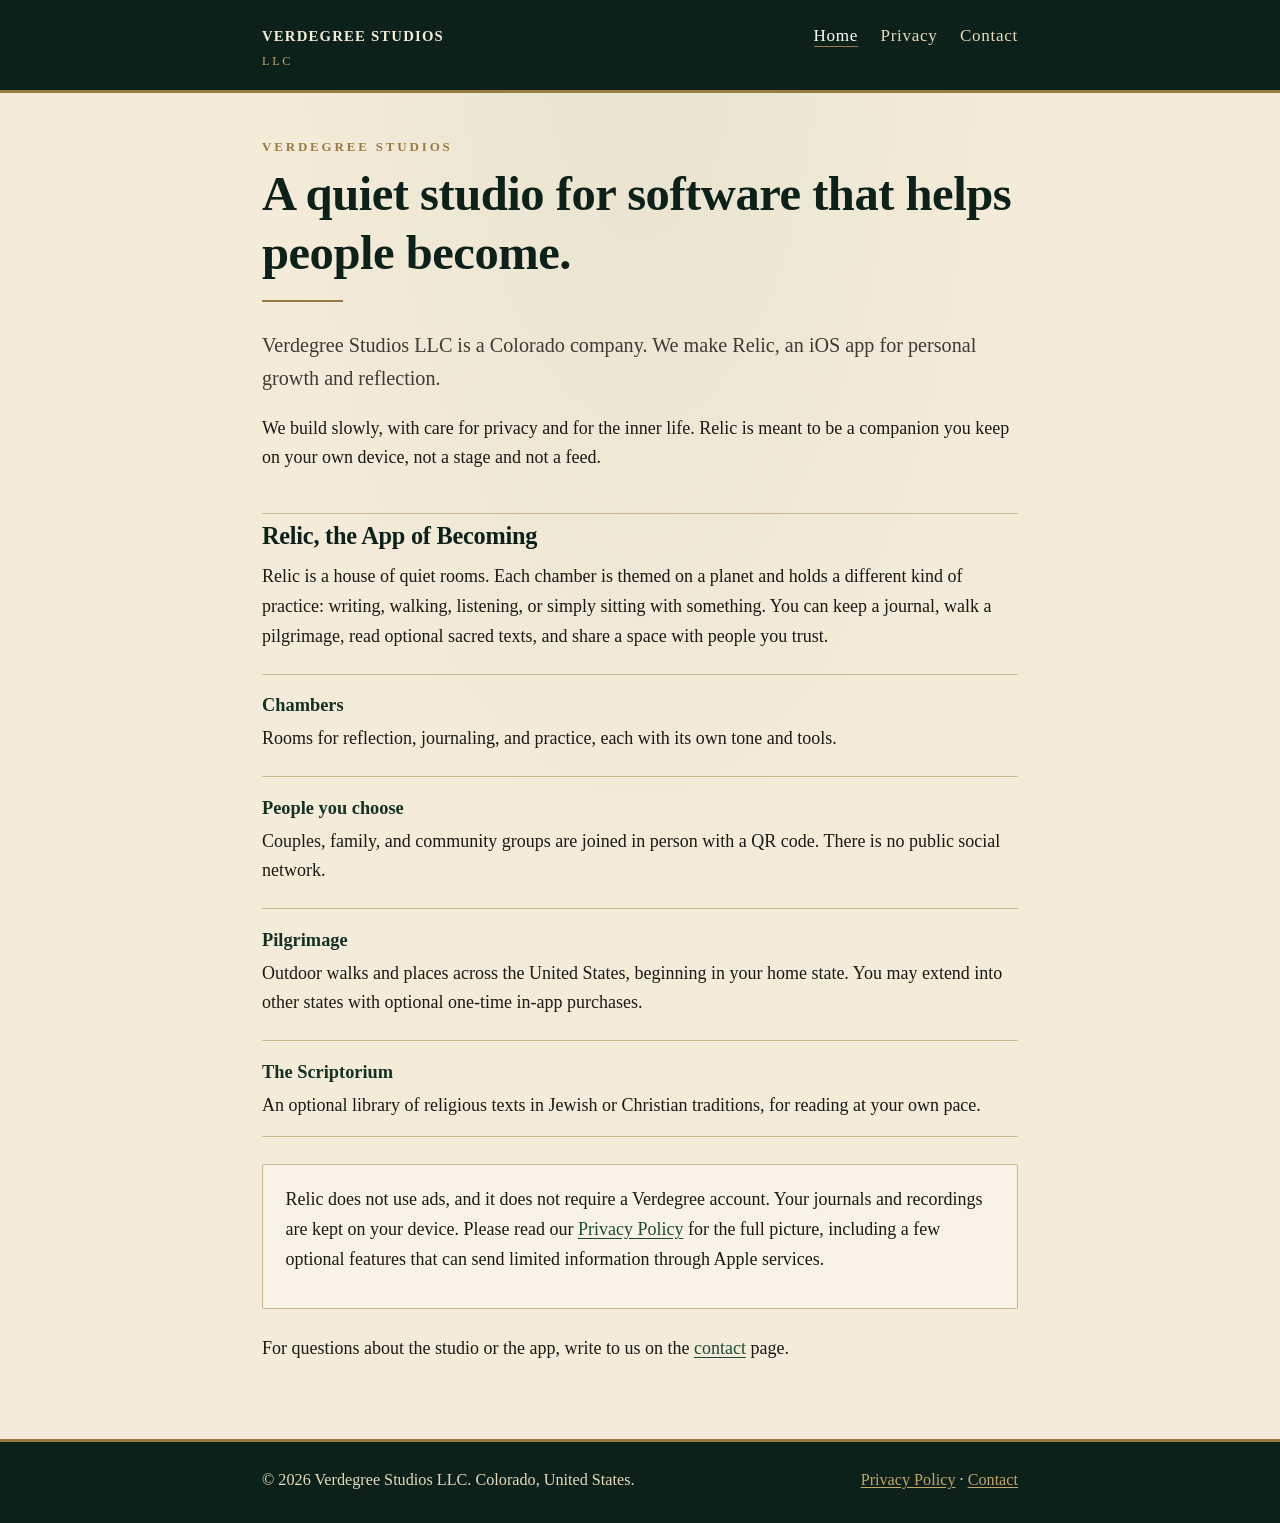
<file: index.html>
<!DOCTYPE html>
<html lang="en">
  <head>
    <meta charset="utf-8">
    <meta name="viewport" content="width=device-width, initial-scale=1">
    <meta name="description" content="Verdegree Studios LLC is a Colorado company and the maker of Relic, the App of Becoming.">
    <meta name="theme-color" content="#0c2119">
    <title>Verdegree Studios</title>
    <link rel="stylesheet" href="styles.css">
  </head>
  <body>
    <a class="skip" href="#content">Skip to content</a>
    <header class="site-header">
      <div class="header-inner">
        <a class="wordmark" href="index.html">Verdegree Studios<span>LLC</span></a>
        <nav aria-label="Primary">
          <ul>
            <li><a href="index.html" aria-current="page">Home</a></li>
            <li><a href="privacy.html">Privacy</a></li>
            <li><a href="contact.html">Contact</a></li>
          </ul>
        </nav>
      </div>
    </header>

    <main id="content" class="wrap">
      <p class="kicker">Verdegree Studios</p>
      <h1>A quiet studio for software that helps people become.</h1>
      <hr class="rule">
      <p class="lead">Verdegree Studios LLC is a Colorado company. We make Relic, an iOS app for personal growth and reflection.</p>
      <p>We build slowly, with care for privacy and for the inner life. Relic is meant to be a companion you keep on your own device, not a stage and not a feed.</p>

      <h2>Relic, the App of Becoming</h2>
      <p>Relic is a house of quiet rooms. Each chamber is themed on a planet and holds a different kind of practice: writing, walking, listening, or simply sitting with something. You can keep a journal, walk a pilgrimage, read optional sacred texts, and share a space with people you trust.</p>

      <ul class="features">
        <li>
          <strong>Chambers</strong>
          Rooms for reflection, journaling, and practice, each with its own tone and tools.
        </li>
        <li>
          <strong>People you choose</strong>
          Couples, family, and community groups are joined in person with a QR code. There is no public social network.
        </li>
        <li>
          <strong>Pilgrimage</strong>
          Outdoor walks and places across the United States, beginning in your home state. You may extend into other states with optional one-time in-app purchases.
        </li>
        <li>
          <strong>The Scriptorium</strong>
          An optional library of religious texts in Jewish or Christian traditions, for reading at your own pace.
        </li>
      </ul>

      <div class="panel">
        <p>Relic does not use ads, and it does not require a Verdegree account. Your journals and recordings are kept on your device. Please read our <a href="privacy.html">Privacy Policy</a> for the full picture, including a few optional features that can send limited information through Apple services.</p>
      </div>

      <p>For questions about the studio or the app, write to us on the <a href="contact.html">contact</a> page.</p>

    </main>
    <footer class="site-footer">
      <div class="footer-inner">
        <p>&copy; 2026 Verdegree Studios LLC. Colorado, United States.</p>
        <p><a href="privacy.html">Privacy Policy</a> · <a href="contact.html">Contact</a></p>
      </div>
    </footer>

  </body>
</html>
</file>
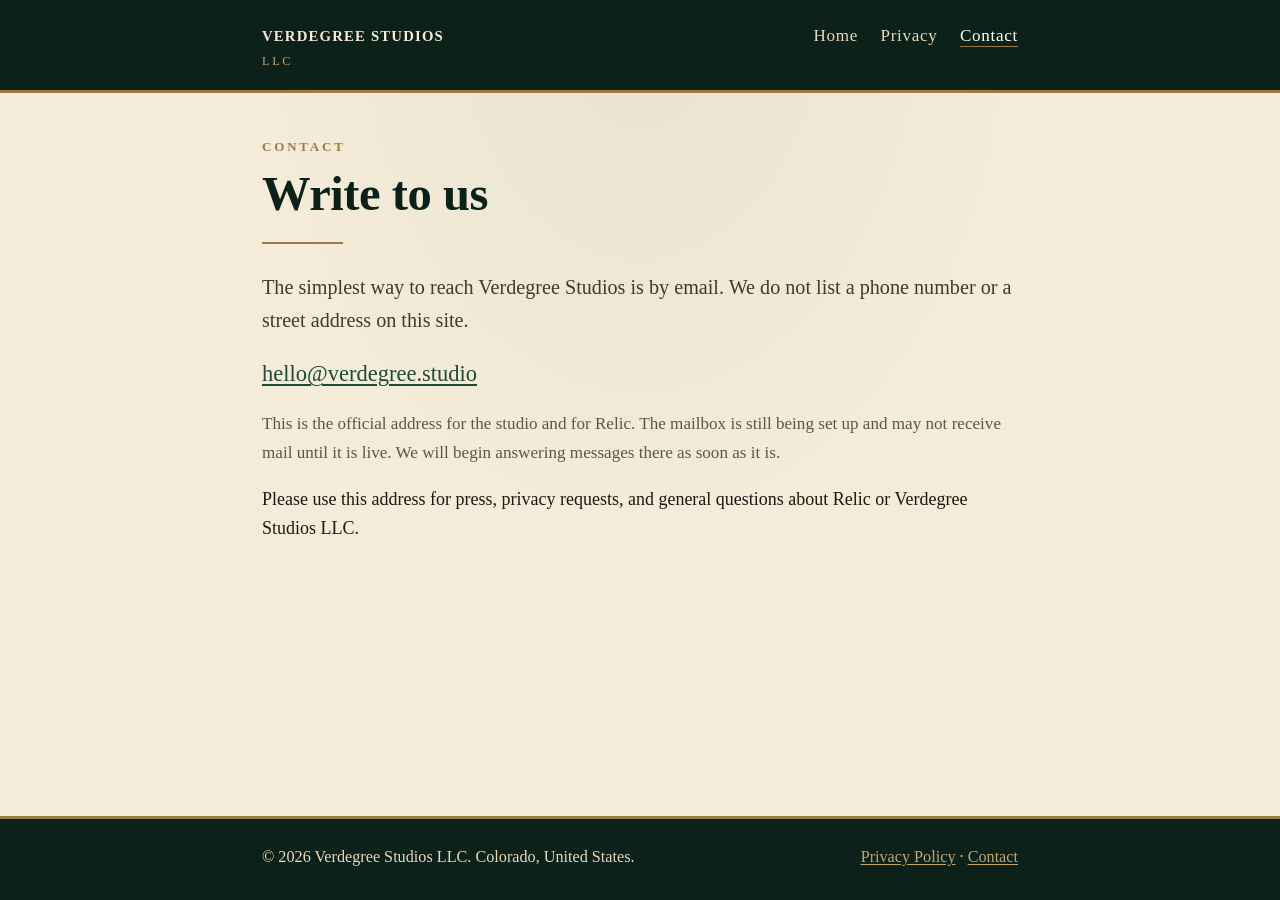
<file: contact.html>
<!DOCTYPE html>
<html lang="en">
  <head>
    <meta charset="utf-8">
    <meta name="viewport" content="width=device-width, initial-scale=1">
    <meta name="description" content="Contact Verdegree Studios LLC by email at hello@verdegree.studio.">
    <meta name="theme-color" content="#0c2119">
    <title>Contact — Verdegree Studios</title>
    <link rel="stylesheet" href="styles.css">
  </head>
  <body>
    <a class="skip" href="#content">Skip to content</a>
    <header class="site-header">
      <div class="header-inner">
        <a class="wordmark" href="index.html">Verdegree Studios<span>LLC</span></a>
        <nav aria-label="Primary">
          <ul>
            <li><a href="index.html">Home</a></li>
            <li><a href="privacy.html">Privacy</a></li>
            <li><a href="contact.html" aria-current="page">Contact</a></li>
          </ul>
        </nav>
      </div>
    </header>

    <main id="content" class="wrap">
      <p class="kicker">Contact</p>
      <h1>Write to us</h1>
      <hr class="rule">
      <p class="lead">The simplest way to reach Verdegree Studios is by email. We do not list a phone number or a street address on this site.</p>
      <p class="email"><a href="mailto:hello@verdegree.studio">hello@verdegree.studio</a></p>
      <p class="note">This is the official address for the studio and for Relic. The mailbox is still being set up and may not receive mail until it is live. We will begin answering messages there as soon as it is.</p>
      <p>Please use this address for press, privacy requests, and general questions about Relic or Verdegree Studios LLC.</p>

    </main>
    <footer class="site-footer">
      <div class="footer-inner">
        <p>&copy; 2026 Verdegree Studios LLC. Colorado, United States.</p>
        <p><a href="privacy.html">Privacy Policy</a> · <a href="contact.html">Contact</a></p>
      </div>
    </footer>

  </body>
</html>
</file>
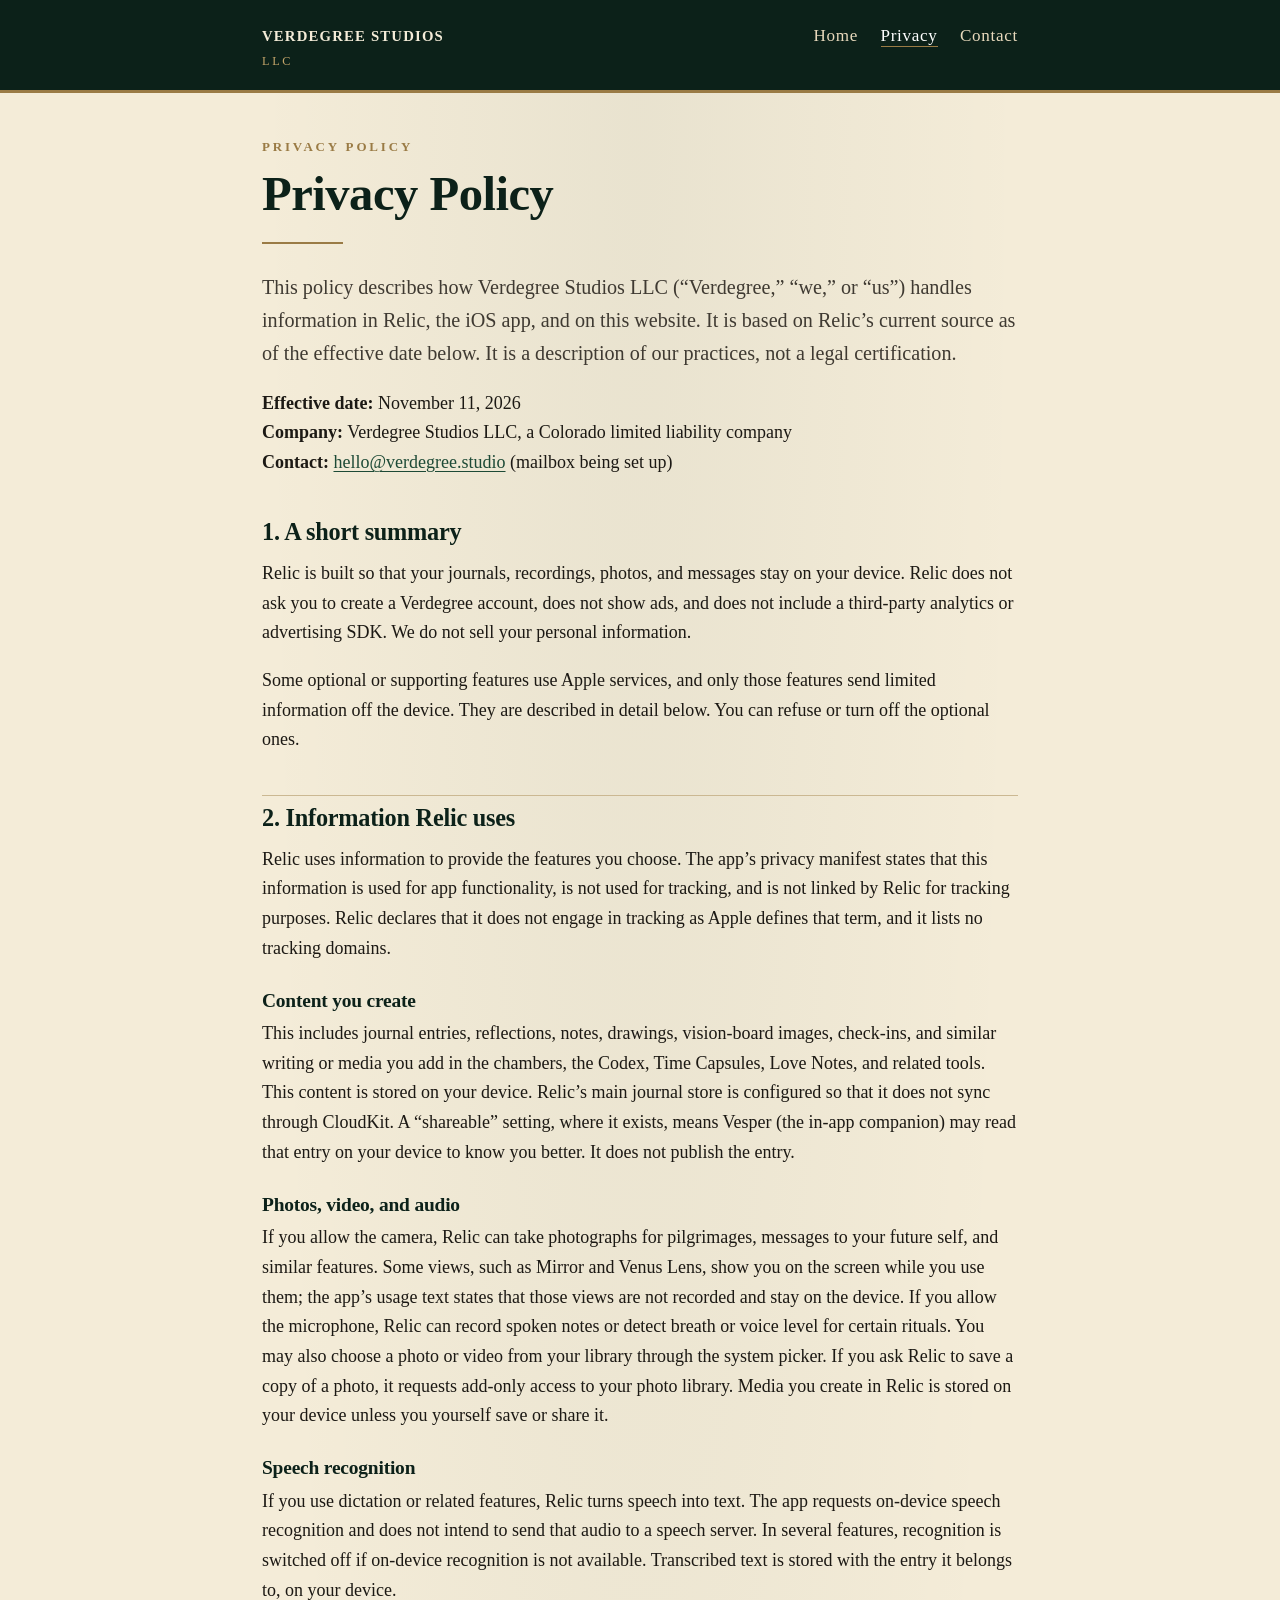
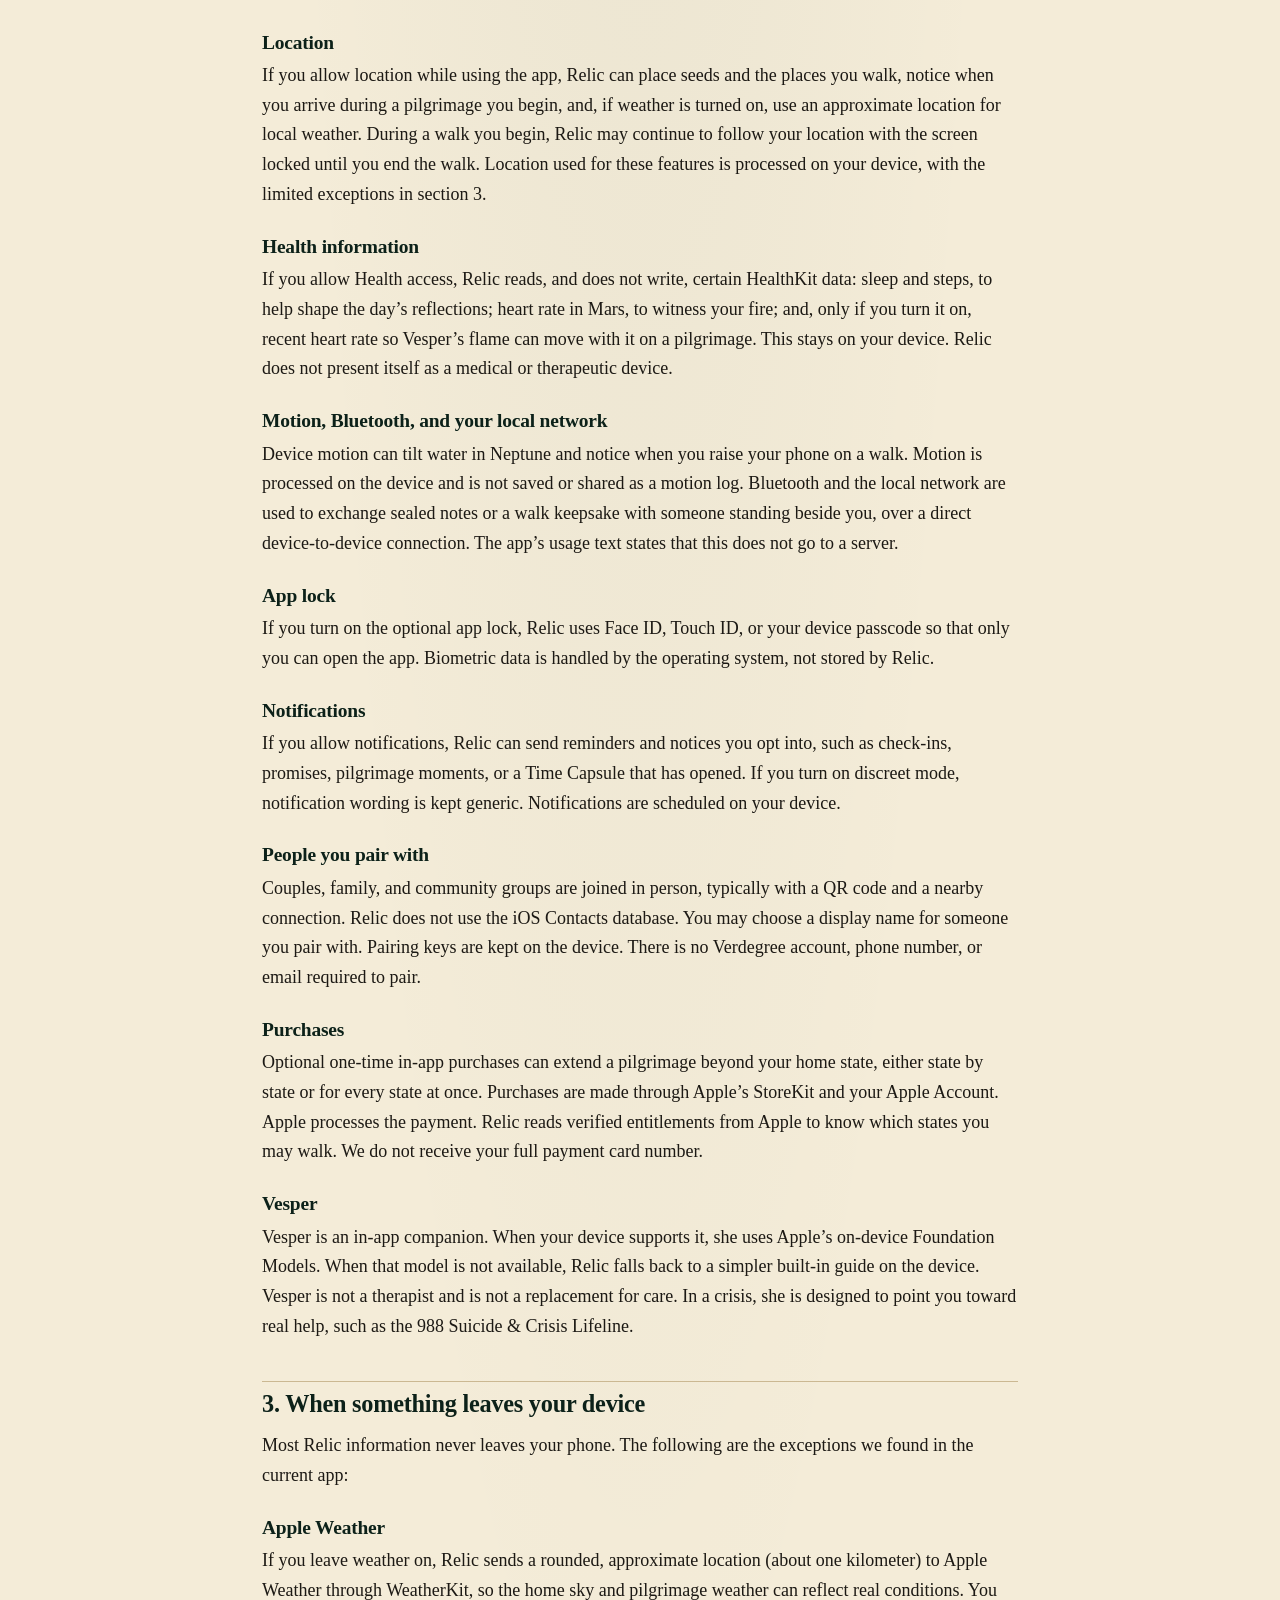
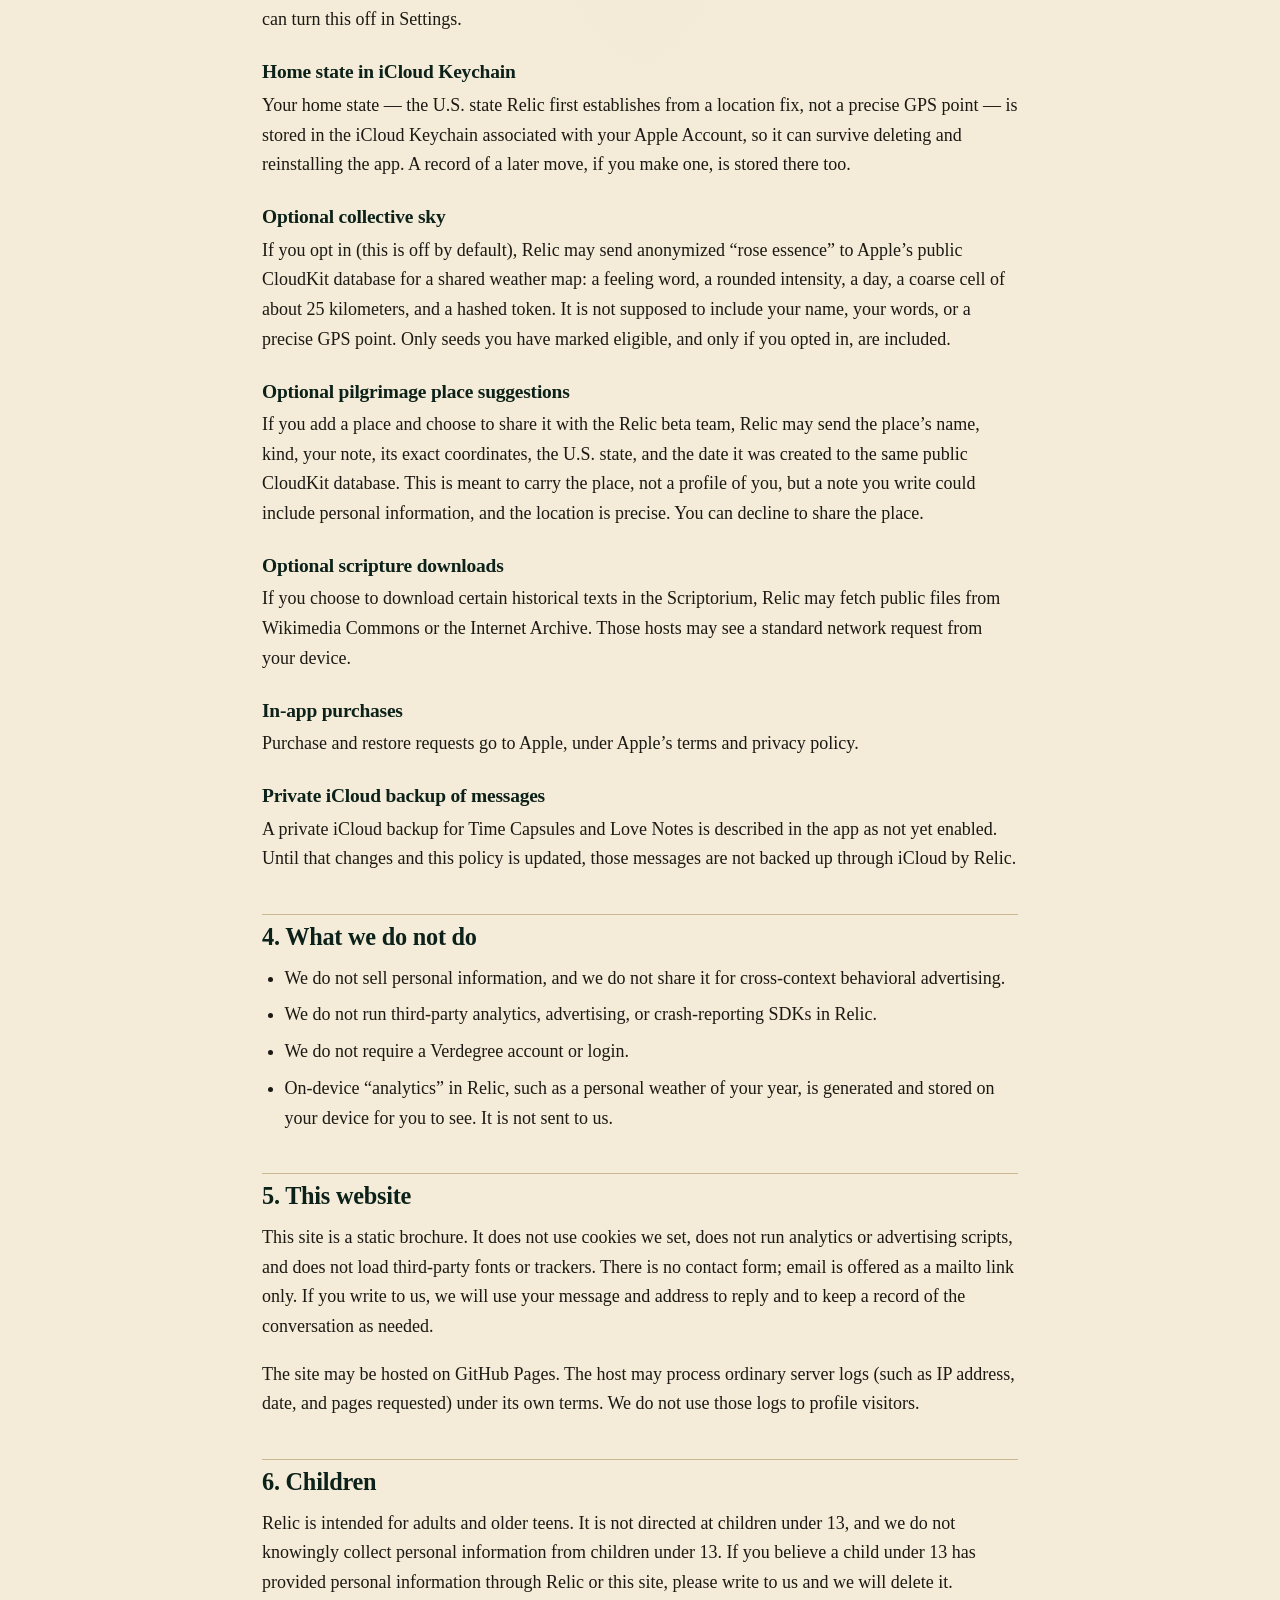
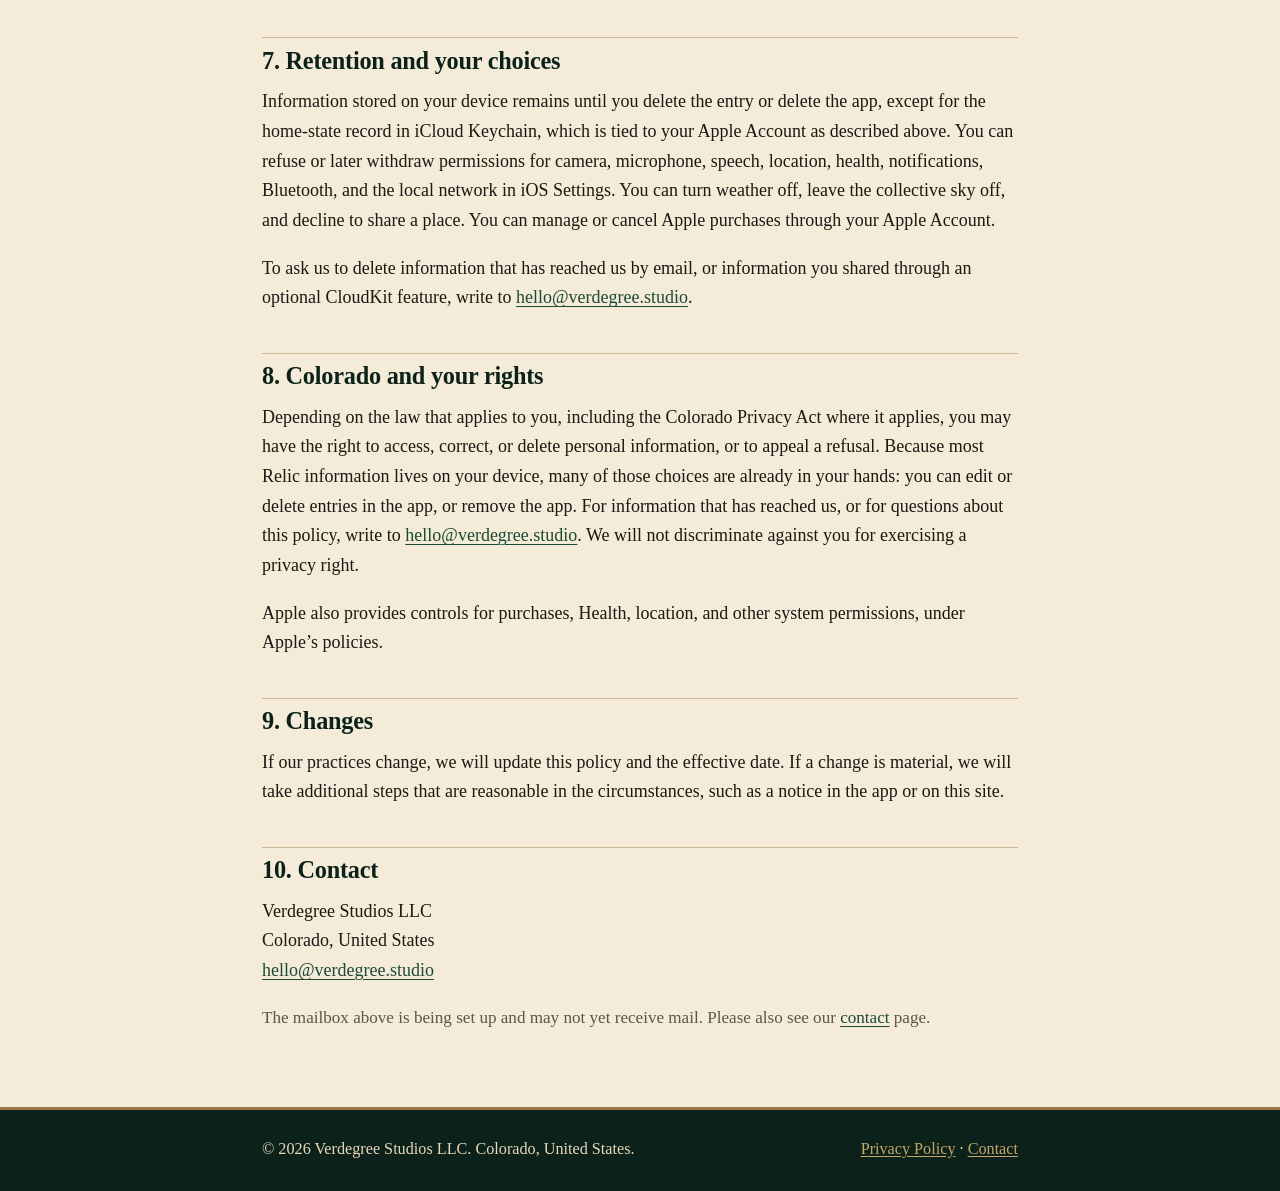
<file: privacy.html>
<!DOCTYPE html>
<html lang="en">
  <head>
    <meta charset="utf-8">
    <meta name="viewport" content="width=device-width, initial-scale=1">
    <meta name="description" content="Privacy Policy for Relic and the Verdegree Studios website. Effective November 11, 2026.">
    <meta name="theme-color" content="#0c2119">
    <title>Privacy Policy — Verdegree Studios</title>
    <link rel="stylesheet" href="styles.css">
  </head>
  <body>
    <a class="skip" href="#content">Skip to content</a>
    <header class="site-header">
      <div class="header-inner">
        <a class="wordmark" href="index.html">Verdegree Studios<span>LLC</span></a>
        <nav aria-label="Primary">
          <ul>
            <li><a href="index.html">Home</a></li>
            <li><a href="privacy.html" aria-current="page">Privacy</a></li>
            <li><a href="contact.html">Contact</a></li>
          </ul>
        </nav>
      </div>
    </header>

    <main id="content" class="wrap policy">
      <p class="kicker">Privacy Policy</p>
      <h1>Privacy Policy</h1>
      <hr class="rule">
      <p class="lead">This policy describes how Verdegree Studios LLC (“Verdegree,” “we,” or “us”) handles information in Relic, the iOS app, and on this website. It is based on Relic’s current source as of the effective date below. It is a description of our practices, not a legal certification.</p>
      <p><strong>Effective date:</strong> November 11, 2026<br>
      <strong>Company:</strong> Verdegree Studios LLC, a Colorado limited liability company<br>
      <strong>Contact:</strong> <a href="mailto:hello@verdegree.studio">hello@verdegree.studio</a> (mailbox being set up)</p>

      <h2>1. A short summary</h2>
      <p>Relic is built so that your journals, recordings, photos, and messages stay on your device. Relic does not ask you to create a Verdegree account, does not show ads, and does not include a third-party analytics or advertising SDK. We do not sell your personal information.</p>
      <p>Some optional or supporting features use Apple services, and only those features send limited information off the device. They are described in detail below. You can refuse or turn off the optional ones.</p>

      <h2>2. Information Relic uses</h2>
      <p>Relic uses information to provide the features you choose. The app’s privacy manifest states that this information is used for app functionality, is not used for tracking, and is not linked by Relic for tracking purposes. Relic declares that it does not engage in tracking as Apple defines that term, and it lists no tracking domains.</p>

      <h3>Content you create</h3>
      <p>This includes journal entries, reflections, notes, drawings, vision-board images, check-ins, and similar writing or media you add in the chambers, the Codex, Time Capsules, Love Notes, and related tools. This content is stored on your device. Relic’s main journal store is configured so that it does not sync through CloudKit. A “shareable” setting, where it exists, means Vesper (the in-app companion) may read that entry on your device to know you better. It does not publish the entry.</p>

      <h3>Photos, video, and audio</h3>
      <p>If you allow the camera, Relic can take photographs for pilgrimages, messages to your future self, and similar features. Some views, such as Mirror and Venus Lens, show you on the screen while you use them; the app’s usage text states that those views are not recorded and stay on the device. If you allow the microphone, Relic can record spoken notes or detect breath or voice level for certain rituals. You may also choose a photo or video from your library through the system picker. If you ask Relic to save a copy of a photo, it requests add-only access to your photo library. Media you create in Relic is stored on your device unless you yourself save or share it.</p>

      <h3>Speech recognition</h3>
      <p>If you use dictation or related features, Relic turns speech into text. The app requests on-device speech recognition and does not intend to send that audio to a speech server. In several features, recognition is switched off if on-device recognition is not available. Transcribed text is stored with the entry it belongs to, on your device.</p>

      <h3>Location</h3>
      <p>If you allow location while using the app, Relic can place seeds and the places you walk, notice when you arrive during a pilgrimage you begin, and, if weather is turned on, use an approximate location for local weather. During a walk you begin, Relic may continue to follow your location with the screen locked until you end the walk. Location used for these features is processed on your device, with the limited exceptions in section 3.</p>

      <h3>Health information</h3>
      <p>If you allow Health access, Relic reads, and does not write, certain HealthKit data: sleep and steps, to help shape the day’s reflections; heart rate in Mars, to witness your fire; and, only if you turn it on, recent heart rate so Vesper’s flame can move with it on a pilgrimage. This stays on your device. Relic does not present itself as a medical or therapeutic device.</p>

      <h3>Motion, Bluetooth, and your local network</h3>
      <p>Device motion can tilt water in Neptune and notice when you raise your phone on a walk. Motion is processed on the device and is not saved or shared as a motion log. Bluetooth and the local network are used to exchange sealed notes or a walk keepsake with someone standing beside you, over a direct device-to-device connection. The app’s usage text states that this does not go to a server.</p>

      <h3>App lock</h3>
      <p>If you turn on the optional app lock, Relic uses Face ID, Touch ID, or your device passcode so that only you can open the app. Biometric data is handled by the operating system, not stored by Relic.</p>

      <h3>Notifications</h3>
      <p>If you allow notifications, Relic can send reminders and notices you opt into, such as check-ins, promises, pilgrimage moments, or a Time Capsule that has opened. If you turn on discreet mode, notification wording is kept generic. Notifications are scheduled on your device.</p>

      <h3>People you pair with</h3>
      <p>Couples, family, and community groups are joined in person, typically with a QR code and a nearby connection. Relic does not use the iOS Contacts database. You may choose a display name for someone you pair with. Pairing keys are kept on the device. There is no Verdegree account, phone number, or email required to pair.</p>

      <h3>Purchases</h3>
      <p>Optional one-time in-app purchases can extend a pilgrimage beyond your home state, either state by state or for every state at once. Purchases are made through Apple’s StoreKit and your Apple Account. Apple processes the payment. Relic reads verified entitlements from Apple to know which states you may walk. We do not receive your full payment card number.</p>

      <h3>Vesper</h3>
      <p>Vesper is an in-app companion. When your device supports it, she uses Apple’s on-device Foundation Models. When that model is not available, Relic falls back to a simpler built-in guide on the device. Vesper is not a therapist and is not a replacement for care. In a crisis, she is designed to point you toward real help, such as the 988 Suicide &amp; Crisis Lifeline.</p>

      <h2>3. When something leaves your device</h2>
      <p>Most Relic information never leaves your phone. The following are the exceptions we found in the current app:</p>

      <h3>Apple Weather</h3>
      <p>If you leave weather on, Relic sends a rounded, approximate location (about one kilometer) to Apple Weather through WeatherKit, so the home sky and pilgrimage weather can reflect real conditions. You can turn this off in Settings.</p>

      <h3>Home state in iCloud Keychain</h3>
      <p>Your home state — the U.S. state Relic first establishes from a location fix, not a precise GPS point — is stored in the iCloud Keychain associated with your Apple Account, so it can survive deleting and reinstalling the app. A record of a later move, if you make one, is stored there too.</p>

      <h3>Optional collective sky</h3>
      <p>If you opt in (this is off by default), Relic may send anonymized “rose essence” to Apple’s public CloudKit database for a shared weather map: a feeling word, a rounded intensity, a day, a coarse cell of about 25 kilometers, and a hashed token. It is not supposed to include your name, your words, or a precise GPS point. Only seeds you have marked eligible, and only if you opted in, are included.</p>

      <h3>Optional pilgrimage place suggestions</h3>
      <p>If you add a place and choose to share it with the Relic beta team, Relic may send the place’s name, kind, your note, its exact coordinates, the U.S. state, and the date it was created to the same public CloudKit database. This is meant to carry the place, not a profile of you, but a note you write could include personal information, and the location is precise. You can decline to share the place.</p>

      <h3>Optional scripture downloads</h3>
      <p>If you choose to download certain historical texts in the Scriptorium, Relic may fetch public files from Wikimedia Commons or the Internet Archive. Those hosts may see a standard network request from your device.</p>

      <h3>In-app purchases</h3>
      <p>Purchase and restore requests go to Apple, under Apple’s terms and privacy policy.</p>

      <h3>Private iCloud backup of messages</h3>
      <p>A private iCloud backup for Time Capsules and Love Notes is described in the app as not yet enabled. Until that changes and this policy is updated, those messages are not backed up through iCloud by Relic.</p>

      <h2>4. What we do not do</h2>
      <ul>
        <li>We do not sell personal information, and we do not share it for cross-context behavioral advertising.</li>
        <li>We do not run third-party analytics, advertising, or crash-reporting SDKs in Relic.</li>
        <li>We do not require a Verdegree account or login.</li>
        <li>On-device “analytics” in Relic, such as a personal weather of your year, is generated and stored on your device for you to see. It is not sent to us.</li>
      </ul>

      <h2>5. This website</h2>
      <p>This site is a static brochure. It does not use cookies we set, does not run analytics or advertising scripts, and does not load third-party fonts or trackers. There is no contact form; email is offered as a mailto link only. If you write to us, we will use your message and address to reply and to keep a record of the conversation as needed.</p>
      <p>The site may be hosted on GitHub Pages. The host may process ordinary server logs (such as IP address, date, and pages requested) under its own terms. We do not use those logs to profile visitors.</p>

      <h2>6. Children</h2>
      <p>Relic is intended for adults and older teens. It is not directed at children under 13, and we do not knowingly collect personal information from children under 13. If you believe a child under 13 has provided personal information through Relic or this site, please write to us and we will delete it.</p>

      <h2>7. Retention and your choices</h2>
      <p>Information stored on your device remains until you delete the entry or delete the app, except for the home-state record in iCloud Keychain, which is tied to your Apple Account as described above. You can refuse or later withdraw permissions for camera, microphone, speech, location, health, notifications, Bluetooth, and the local network in iOS Settings. You can turn weather off, leave the collective sky off, and decline to share a place. You can manage or cancel Apple purchases through your Apple Account.</p>
      <p>To ask us to delete information that has reached us by email, or information you shared through an optional CloudKit feature, write to <a href="mailto:hello@verdegree.studio">hello@verdegree.studio</a>.</p>

      <h2>8. Colorado and your rights</h2>
      <p>Depending on the law that applies to you, including the Colorado Privacy Act where it applies, you may have the right to access, correct, or delete personal information, or to appeal a refusal. Because most Relic information lives on your device, many of those choices are already in your hands: you can edit or delete entries in the app, or remove the app. For information that has reached us, or for questions about this policy, write to <a href="mailto:hello@verdegree.studio">hello@verdegree.studio</a>. We will not discriminate against you for exercising a privacy right.</p>
      <p>Apple also provides controls for purchases, Health, location, and other system permissions, under Apple’s policies.</p>

      <h2>9. Changes</h2>
      <p>If our practices change, we will update this policy and the effective date. If a change is material, we will take additional steps that are reasonable in the circumstances, such as a notice in the app or on this site.</p>

      <h2>10. Contact</h2>
      <p>Verdegree Studios LLC<br>
      Colorado, United States<br>
      <a href="mailto:hello@verdegree.studio">hello@verdegree.studio</a></p>
      <p class="note">The mailbox above is being set up and may not yet receive mail. Please also see our <a href="contact.html">contact</a> page.</p>

    </main>
    <footer class="site-footer">
      <div class="footer-inner">
        <p>&copy; 2026 Verdegree Studios LLC. Colorado, United States.</p>
        <p><a href="privacy.html">Privacy Policy</a> · <a href="contact.html">Contact</a></p>
      </div>
    </footer>

  </body>
</html>
</file>
<file: styles.css>
/* Verdegree Studios — shared styles. No external fonts or scripts. */
:root {
  --forest: #143126;
  --forest-deep: #0c2119;
  --moss: #2a5640;
  --gilt: #9a7b45;
  --gilt-light: #c4a56a;
  --parchment: #f4ecd8;
  --parchment-dark: #e8d9bc;
  --ink: #1c1914;
  --ink-soft: #3f3a32;
  --muted: #5c564b;
  --rule: #cbb892;
  --link: #1d4a36;
  --focus: #9a7b45;
  --max: 42rem;
}

*, *::before, *::after { box-sizing: border-box; }

html {
  font-size: 18px;
  scroll-behavior: smooth;
}

body {
  margin: 0;
  min-height: 100vh;
  display: flex;
  flex-direction: column;
  color: var(--ink);
  background:
    radial-gradient(ellipse at top, rgba(20, 49, 38, 0.05), transparent 42%),
    var(--parchment);
  font-family: Palatino, "Palatino Linotype", "Book Antiqua", "Iowan Old Style", Georgia, "Times New Roman", serif;
  line-height: 1.65;
}

.skip {
  position: absolute;
  left: 1rem;
  top: -3rem;
  background: var(--forest);
  color: var(--parchment);
  padding: 0.4rem 0.8rem;
  z-index: 10;
}
.skip:focus { top: 0.6rem; }

.site-header {
  background: var(--forest-deep);
  color: var(--parchment);
  border-bottom: 3px solid var(--gilt);
}

.header-inner,
.footer-inner,
.wrap {
  width: min(var(--max), calc(100% - 2.4rem));
  margin-inline: auto;
}

.header-inner {
  display: flex;
  flex-wrap: wrap;
  align-items: baseline;
  justify-content: space-between;
  gap: 0.8rem 1.5rem;
  padding: 1.15rem 0 1.05rem;
}

.wordmark {
  color: var(--parchment);
  text-decoration: none;
  letter-spacing: 0.08em;
  text-transform: uppercase;
  font-size: 0.82rem;
  font-weight: 700;
}
.wordmark:hover,
.wordmark:focus-visible { color: var(--gilt-light); }

.wordmark span {
  display: block;
  font-size: 0.68rem;
  letter-spacing: 0.22em;
  font-weight: 400;
  color: var(--gilt-light);
  margin-top: 0.15rem;
}

nav ul {
  display: flex;
  flex-wrap: wrap;
  gap: 0.35rem 1.25rem;
  list-style: none;
  margin: 0;
  padding: 0;
}

nav a {
  color: var(--parchment-dark);
  text-decoration: none;
  font-size: 0.95rem;
  letter-spacing: 0.04em;
  border-bottom: 1px solid transparent;
  padding-bottom: 0.1rem;
}
nav a:hover,
nav a:focus-visible { color: #fff; border-bottom-color: var(--gilt-light); }
nav a[aria-current="page"] {
  color: #fff;
  border-bottom-color: var(--gilt);
}

main {
  flex: 1;
  padding: 2.4rem 0 3.2rem;
}

.kicker {
  margin: 0 0 0.45rem;
  color: var(--gilt);
  letter-spacing: 0.22em;
  text-transform: uppercase;
  font-size: 0.72rem;
  font-weight: 700;
}

h1, h2, h3 {
  font-weight: 700;
  line-height: 1.2;
  color: var(--forest-deep);
  letter-spacing: -0.01em;
}

h1 {
  margin: 0 0 1rem;
  font-size: clamp(2rem, 5vw, 2.7rem);
}

h2 {
  margin: 2.2rem 0 0.7rem;
  font-size: 1.35rem;
  padding-top: 0.4rem;
  border-top: 1px solid var(--rule);
}

h3 {
  margin: 1.4rem 0 0.4rem;
  font-size: 1.08rem;
}

p { margin: 0 0 1rem; }
p.lead { font-size: 1.12rem; color: var(--ink-soft); }

.rule {
  display: block;
  width: 4.5rem;
  height: 2px;
  background: var(--gilt);
  margin: 0 0 1.5rem;
  border: 0;
}

a {
  color: var(--link);
  text-underline-offset: 0.15em;
}
a:hover { color: var(--moss); }
a:focus-visible,
button:focus-visible {
  outline: 2px solid var(--focus);
  outline-offset: 3px;
}

.panel {
  background: rgba(255, 255, 255, 0.35);
  border: 1px solid var(--rule);
  border-radius: 2px;
  padding: 1.15rem 1.25rem 0.85rem;
  margin: 1.4rem 0;
}

.features {
  list-style: none;
  margin: 1.25rem 0 1.5rem;
  padding: 0;
}
.features li {
  padding: 0.85rem 0;
  border-top: 1px solid var(--rule);
}
.features li:last-child { border-bottom: 1px solid var(--rule); }
.features strong {
  display: block;
  color: var(--forest);
  font-size: 1.02rem;
  margin-bottom: 0.2rem;
}

.email {
  font-size: 1.25rem;
  word-break: break-word;
}

.note {
  color: var(--muted);
  font-size: 0.95rem;
}

ul, ol { margin: 0 0 1rem; padding-left: 1.25rem; }
li { margin-bottom: 0.4rem; }

.policy h2:first-of-type { border-top: 0; padding-top: 0; }

.site-footer {
  background: var(--forest-deep);
  color: var(--parchment-dark);
  border-top: 3px solid var(--gilt);
  padding: 1.4rem 0 1.6rem;
  font-size: 0.9rem;
}
.site-footer a { color: var(--gilt-light); }
.footer-inner {
  display: flex;
  flex-wrap: wrap;
  justify-content: space-between;
  gap: 0.5rem 1.5rem;
}
.site-footer p { margin: 0; }

@media (max-width: 560px) {
  html { font-size: 17px; }
  .header-inner { padding-top: 1rem; }
  main { padding-top: 1.8rem; }
}

@media (prefers-reduced-motion: reduce) {
  html { scroll-behavior: auto; }
}
</file>
